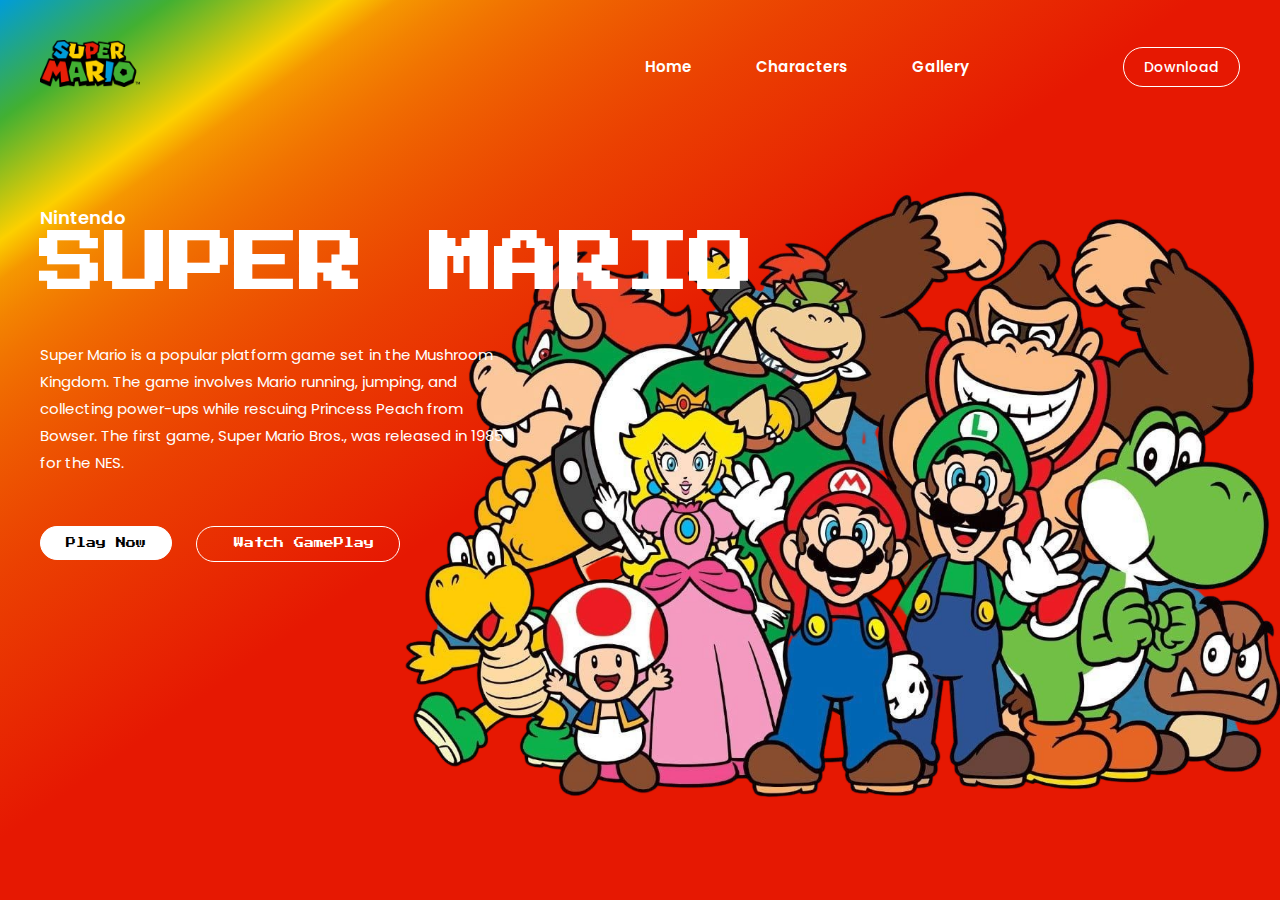
<file: index.html>
<!DOCTYPE html>
<html lang="en">
  <head>
    <meta charset="UTF-8" />
    <meta http-equiv="X-UA-Compatible" content="IE=edge" />
    <meta name="viewport" content="width=device-width, initial-scale=1.0" />
    <link
      rel="stylesheet"
      href="https://cdnjs.cloudflare.com/ajax/libs/font-awesome/6.3.0/css/all.min.css"
      integrity="sha512-SzlrxWUlpfuzQ+pcUCosxcglQRNAq/DZjVsC0lE40xsADsfeQoEypE+enwcOiGjk/bSuGGKHEyjSoQ1zVisanQ=="
      crossorigin="anonymous"
      referrerpolicy="no-referrer"
    />
    <link rel="stylesheet" href="style.css" />
    <link rel="image icon" href="logo.png">
    <title>Super Mario | Home</title>
  </head>
  <body>
    <section class="hero background-main">
      <div class="main-width">
        <header>
          <div class="logo">
            <img src="logo.png" alt="" />
          </div>
          <nav>
            <ul>
              <li><a href="index.html">Home</a></li>
              <li><a href="characters.html">Characters</a></li>
              <li><a href="gallery.html">Gallery</a></li>
              <li class="btn">
                <a
                  href="https://www.filehorse.com/download-old-super-mario-bros/"
                  target="_blank"
                  ><i class="fa-solid fa-download"></i> Download</a
                >
              </li>
            </ul>
          </nav>
        </header>
        <div class="content">
          <div class="main-text">
            <h3>Nintendo</h3>
            <h1>SUPER MARIO</h1>
            <p>
              Super Mario is a popular platform game set in the Mushroom
              Kingdom. The game involves Mario running, jumping, and collecting
              power-ups while rescuing Princess Peach from Bowser. The first
              game, Super Mario Bros., was released in 1985 for the NES.
            </p>
            <a href="https://supermario-game.com/" target="_blank">Play Now</a>
            <a
              href="https://www.youtube.com/watch?v=rLl9XBg7wSs"
              target="_blank"
              class="cta"
              ><i class="fa-solid fa-play"></i>Watch GamePlay</a
            >
          </div>
          <div class="main-footer">
            <a href="https://www.facebook.com/SuperMarioEN/" target="_blank"><i class="fa-brands fa-facebook"></i></a>
            <a href="https://www.instagram.com/supermariomovie/?hl=en" target="_blank"><i class="fa-brands fa-instagram"></i></a>
            <a href="https://twitter.com/supermariomovie" target="_blank"><i class="fa-brands fa-twitter"></i></a>
            <a href="#"><i class="fa-solid fa-gamepad"></i></a>
          </div>
          <div class="image">
            <img src="main2.png" alt="" />
          </div>
        </div>
      </div>
    </section>
  </body>
</html>
</file>
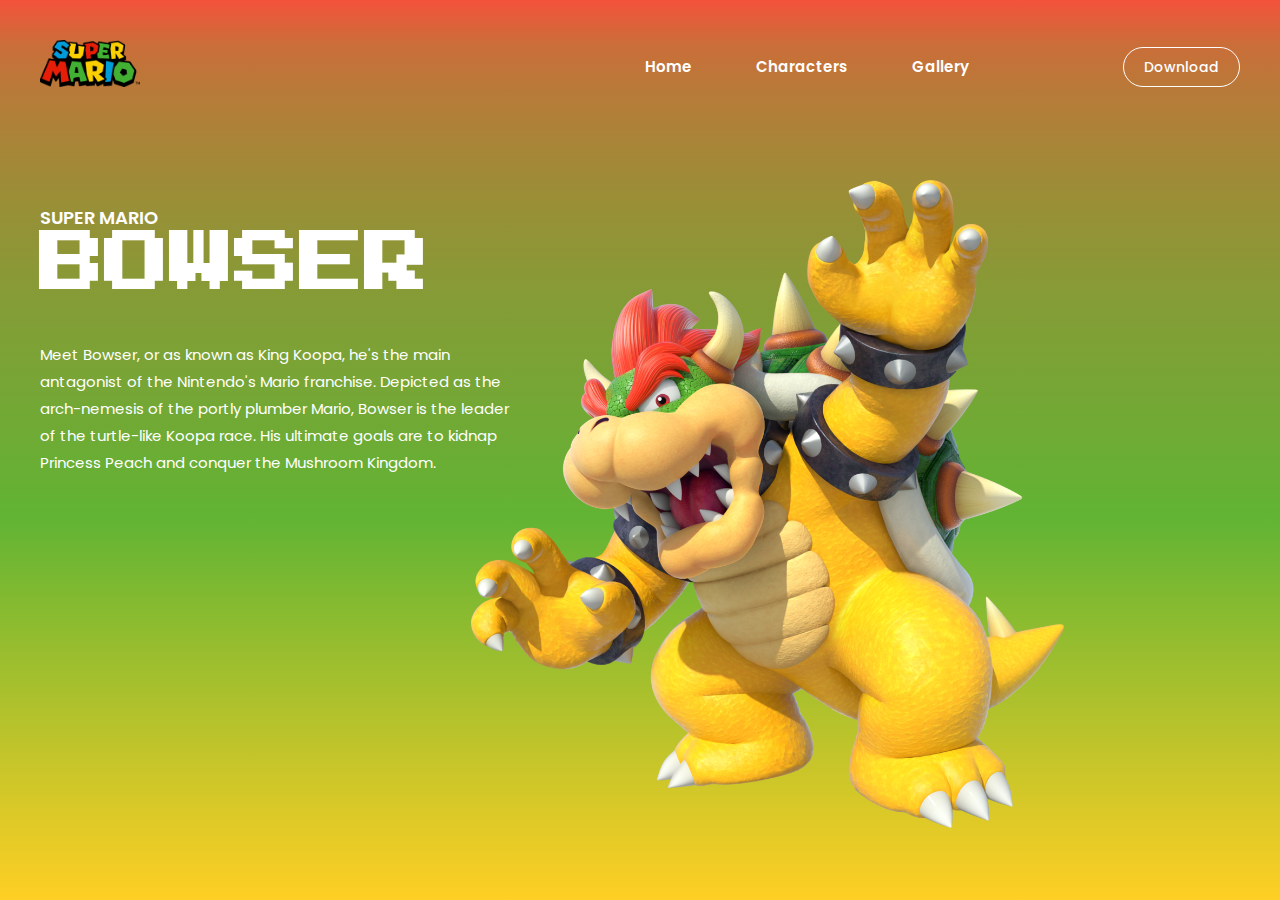
<file: bowser.html>
<!DOCTYPE html>
<html lang="en">
  <head>
    <meta charset="UTF-8" />
    <meta http-equiv="X-UA-Compatible" content="IE=edge" />
    <meta name="viewport" content="width=device-width, initial-scale=1.0" />
    <link
      rel="stylesheet"
      href="https://cdnjs.cloudflare.com/ajax/libs/font-awesome/6.3.0/css/all.min.css"
      integrity="sha512-SzlrxWUlpfuzQ+pcUCosxcglQRNAq/DZjVsC0lE40xsADsfeQoEypE+enwcOiGjk/bSuGGKHEyjSoQ1zVisanQ=="
      crossorigin="anonymous"
      referrerpolicy="no-referrer"
    />
    <link rel="stylesheet" href="style char.css" />
    <link rel="image icon" href="logo.png" />
    <title>Characters | Bowser</title>
  </head>
  <body>
    <section class="hero background-bowser">
      <div class="main-width">
        <header>
          <div class="logo">
            <img src="logo.png" alt="" />
          </div>
          <nav>
            <ul>
              <li><a href="index.html">Home</a></li>
              <li><a href="characters.html">Characters</a></li>
              <li><a href="gallery.html">Gallery</a></li>
              <li class="btn">
                <a
                  href="https://www.filehorse.com/download-old-super-mario-bros/"
                  target="_blank"
                  ><i class="fa-solid fa-download"></i> Download</a
                >
              </li>
            </ul>
          </nav>
        </header>
        <div class="content">
          <div class="main-text">
            <h3>SUPER MARIO</h3>
            <h1>BOWSER</h1>
            <p>
              Meet Bowser, or as known as King Koopa, he's the main antagonist
              of the Nintendo's Mario franchise. Depicted as the arch-nemesis of
              the portly plumber Mario, Bowser is the leader of the turtle-like
              Koopa race. His ultimate goals are to kidnap Princess Peach and
              conquer the Mushroom Kingdom.
            </p>
            <!-- <a href="https://supermario-game.com/" target="_blank">Play Now</a>
            <a
              href="https://www.youtube.com/watch?v=rLl9XBg7wSs"
              target="_blank"
              class="cta"
              ><i class="fa-solid fa-play"></i>Watch GamePlay</a
            > -->
          </div>
          <div class="footer">
            <a href="https://www.facebook.com/SuperMarioEN/" target="_blank"
              ><i class="fa-brands fa-facebook"></i
            ></a>
            <a
              href="https://www.instagram.com/supermariomovie/?hl=en"
              target="_blank"
              ><i class="fa-brands fa-instagram"></i
            ></a>
            <a href="https://twitter.com/supermariomovie" target="_blank"
              ><i class="fa-brands fa-twitter"></i
            ></a>
            <a href="#"><i class="fa-solid fa-gamepad"></i></a>
          </div>
          <div class="image">
            <img src="bowser.png" alt="" />
          </div>
        </div>
      </div>
    </section>
  </body>
</html>
</file>
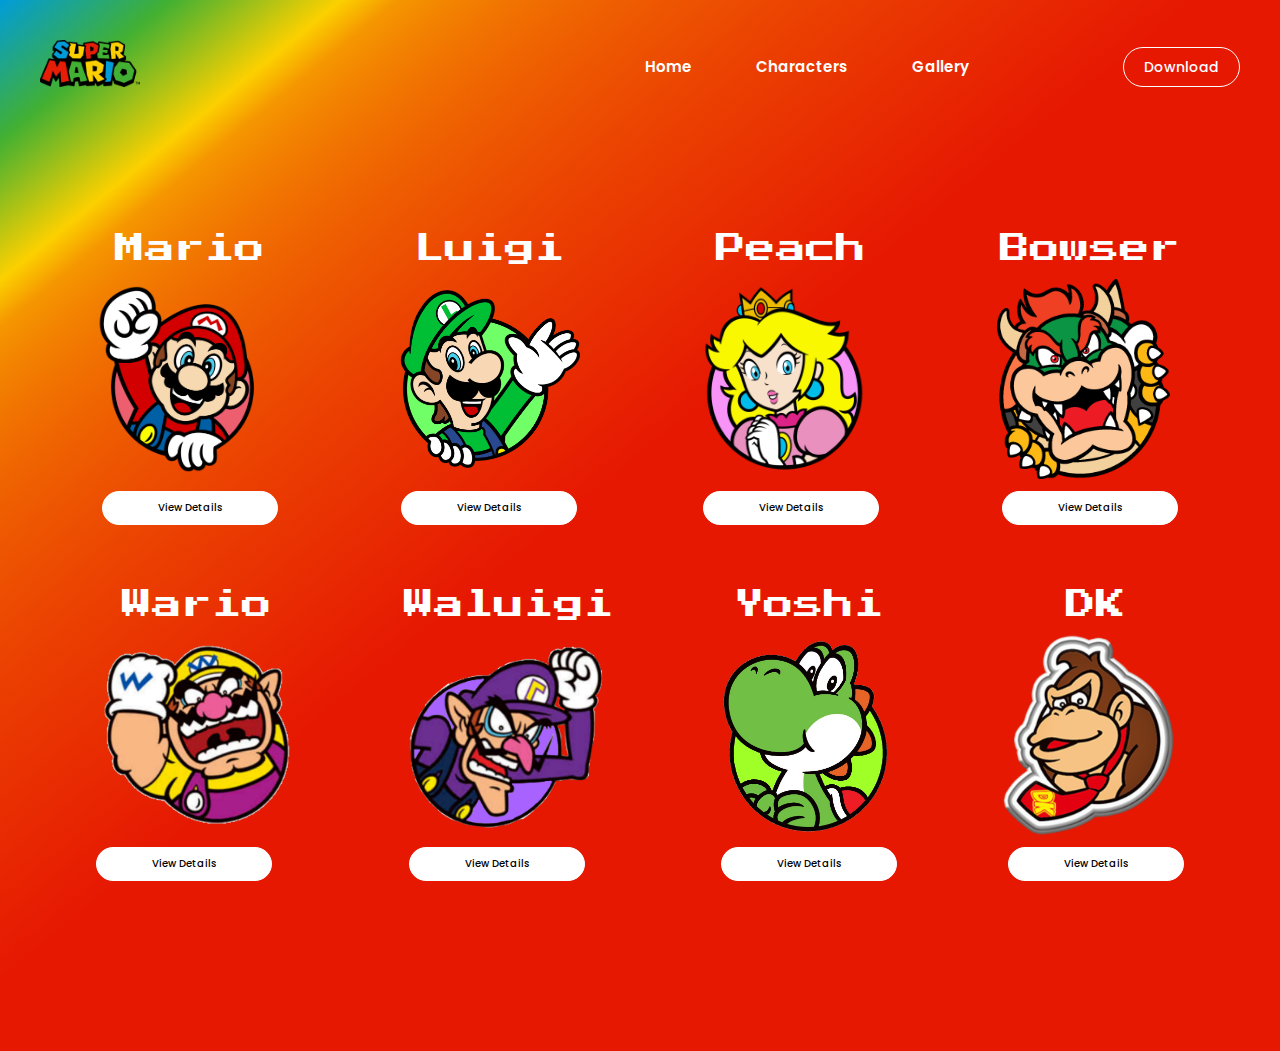
<file: characters.html>
<!DOCTYPE html>
<html lang="en">
  <head>
    <meta charset="UTF-8" />
    <meta http-equiv="X-UA-Compatible" content="IE=edge" />
    <meta name="viewport" content="width=device-width, initial-scale=1.0" />
    <link
      rel="stylesheet"
      href="https://cdnjs.cloudflare.com/ajax/libs/font-awesome/6.3.0/css/all.min.css"
      integrity="sha512-SzlrxWUlpfuzQ+pcUCosxcglQRNAq/DZjVsC0lE40xsADsfeQoEypE+enwcOiGjk/bSuGGKHEyjSoQ1zVisanQ=="
      crossorigin="anonymous"
      referrerpolicy="no-referrer"
    />
    <link rel="stylesheet" href="style.css" />
    <link rel="image icon" href="logo.png" />
    <title>Super Mario | Characters</title>
  </head>
  <body>
    <section class="hero background-main">
      <div class="main-width">
        <header>
          <div class="logo">
            <img src="logo.png" alt="" />
          </div>
          <nav>
            <ul>
              <li><a href="index.html">Home</a></li>
              <li><a href="characters.html">Characters</a></li>
              <li><a href="gallery.html">Gallery</a></li>
              <li class="btn">
                <a
                  href="https://www.filehorse.com/download-old-super-mario-bros/"
                  target="_blank"
                  ><i class="fa-solid fa-download"></i> Download</a
                >
              </li>
            </ul>
          </nav>
        </header>
        <div class="content">
          <div class="char-items">
            <div class="char-item">
              <span class="char-item-title">Mario</span>
              <img class="char-item-image" src="mario logo (2).png" alt="" />
              <div class="char-item-details">
                <a class="button-char" href="Mario.html">View Details</a>
              </div>
            </div>
            <div class="char-item">
              <span class="char-item-title">Luigi</span>
              <img class="char-item-image" src="luigi logo.png" alt="" />
              <div class="char-item-details">
                <a class="button-char" href="luigi.html">View Details</a>
              </div>
            </div>
            <div class="char-item">
              <span class="char-item-title">Peach</span>
              <img class="char-item-image" src="peach logo.png" alt="" />
              <div class="char-item-details">
                <a class="button-char" href="peach.html">View Details</a>
              </div>
            </div>
            <div class="char-item">
              <span class="char-item-title">Bowser</span>
              <img class="char-item-image" src="bowser logo.png" alt="" />
              <div class="char-item-details">
                <a class="button-char" href="bowser.html">View Details</a>
              </div>
            </div>
            <div class="char-item">
                <span class="char-item-title">Wario</span>
                <img class="char-item-image" src="wario logo.png" alt="" />
                <div class="char-item-details">
                  <a class="button-char" href="wario.html">View Details</a>
                </div>
            </div>
            <div class="char-item">
                <span class="char-item-title">Waluigi</span>
                <img class="char-item-image" src="waluigi logo.png" alt="" />
                <div class="char-item-details">
                  <a class="button-char" href="waluigi.html">View Details</a>
                </div>
            </div>
            <div class="char-item">
                <span class="char-item-title">Yoshi</span>
                <img class="char-item-image" src="yoshi logo.png" alt="" />
                <div class="char-item-details">
                  <a class="button-char" href="yoshi.html">View Details</a>
                </div>
            </div>
            <div class="char-item">
                <span class="char-item-title">DK</span>
                <img class="char-item-image" src="donkey kong logo.png" alt="" />
                <div class="char-item-details">
                  <a class="button-char" href="kong.html">View Details</a>
                </div>
            </div>
          </div>
          <div class="main-footer">
            <a href="https://www.facebook.com/SuperMarioEN/" target="_blank"
              ><i class="fa-brands fa-facebook"></i
            ></a>
            <a
              href="https://www.instagram.com/supermariomovie/?hl=en"
              target="_blank"
              ><i class="fa-brands fa-instagram"></i
            ></a>
            <a href="https://twitter.com/supermariomovie" target="_blank"
              ><i class="fa-brands fa-twitter"></i
            ></a>
            <a href="#"><i class="fa-solid fa-gamepad"></i></a>
          </div>
        </div>
      </div>
    </section>
  </body>
</html>
</file>
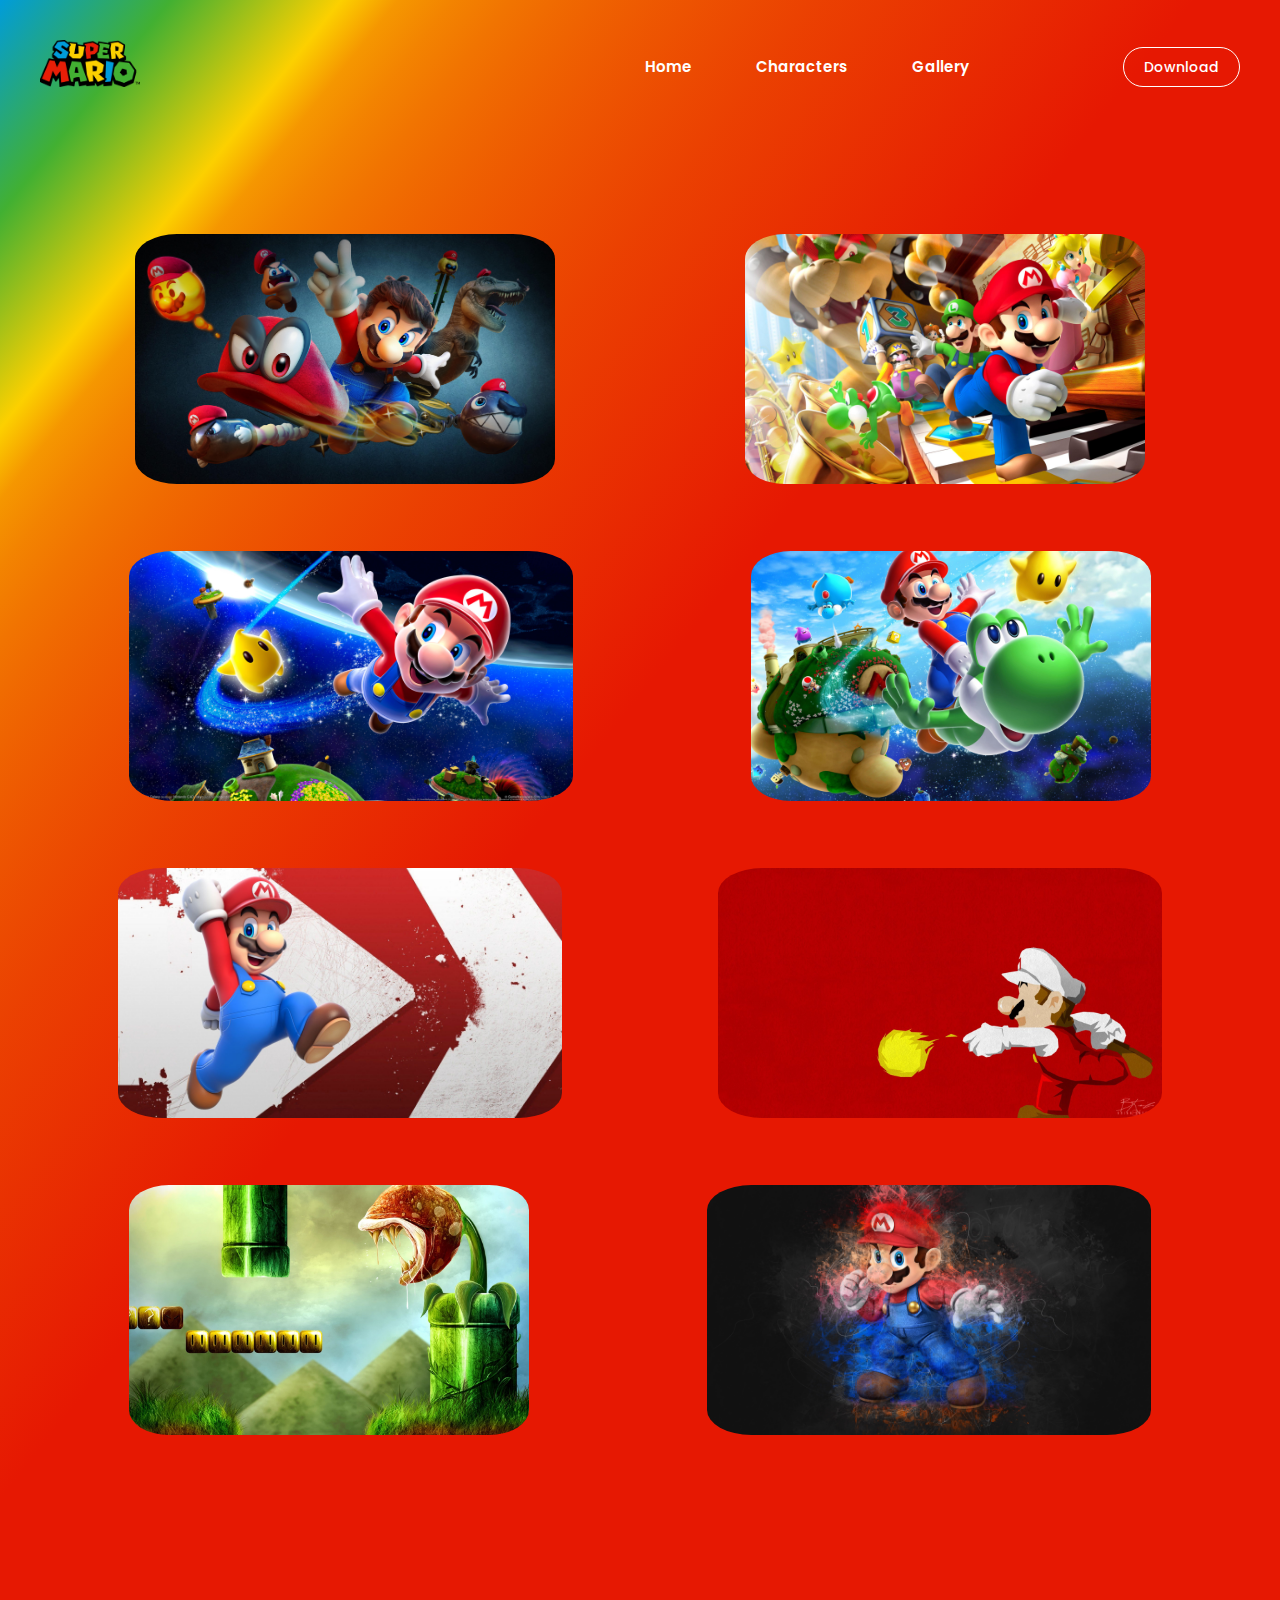
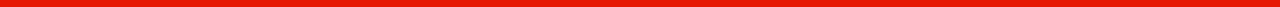
<file: gallery.html>
<!DOCTYPE html>
<html lang="en">
  <head>
    <meta charset="UTF-8" />
    <meta http-equiv="X-UA-Compatible" content="IE=edge" />
    <meta name="viewport" content="width=device-width, initial-scale=1.0" />
    <link
      rel="stylesheet"
      href="https://cdnjs.cloudflare.com/ajax/libs/font-awesome/6.3.0/css/all.min.css"
      integrity="sha512-SzlrxWUlpfuzQ+pcUCosxcglQRNAq/DZjVsC0lE40xsADsfeQoEypE+enwcOiGjk/bSuGGKHEyjSoQ1zVisanQ=="
      crossorigin="anonymous"
      referrerpolicy="no-referrer"
    />
    <link rel="stylesheet" href="style.css" />
    <link rel="image icon" href="logo.png" />
    <title>Super Mario | Gallery</title>
  </head>
  <body>
    <section class="hero background-main">
      <div class="main-width">
        <header>
          <div class="logo">
            <img src="logo.png" alt="" />
          </div>
          <nav>
            <ul>
              <li><a href="index.html">Home</a></li>
              <li><a href="characters.html">Characters</a></li>
              <li><a href="gallery.html">Gallery</a></li>
              <li class="btn">
                <a
                  href="https://www.filehorse.com/download-old-super-mario-bros/"
                  target="_blank"
                  ><i class="fa-solid fa-download"></i> Download</a
                >
              </li>
            </ul>
          </nav>
        </header>
        <div class="content">
          <div class="char-items">
            <div class="char-item">
                <img class="gallery-image" src="1.jpg" alt="" />
            </div>
            <div class="char-item">
                <img class="gallery-image" src="2.jpg" alt="" />
            </div>
            <div class="char-item">
                <img class="gallery-image" src="3.jpg" alt="" />
            </div>
            <div class="char-item">
                <img class="gallery-image" src="4.jpg" alt="" />
            </div>
            <div class="char-item">
                <img class="gallery-image" src="5.jpg" alt="" />
            </div>
            <div class="char-item">
                <img class="gallery-image" src="6.jpg" alt="" />
            </div>
            <div class="char-item">
                <img class="gallery-image" src="7.jpg" alt="" />
            </div>
            <div class="char-item">
                <img class="gallery-image" src="8.jpg" alt="" />
            </div>
          </div>
          <div class="main-footer">
            <a href="https://www.facebook.com/SuperMarioEN/" target="_blank"
              ><i class="fa-brands fa-facebook"></i
            ></a>
            <a
              href="https://www.instagram.com/supermariomovie/?hl=en"
              target="_blank"
              ><i class="fa-brands fa-instagram"></i
            ></a>
            <a href="https://twitter.com/supermariomovie" target="_blank"
              ><i class="fa-brands fa-twitter"></i
            ></a>
            <a href="#"><i class="fa-solid fa-gamepad"></i></a>
          </div>
        </div>
      </div>
    </section>
  </body>
</html>
</file>
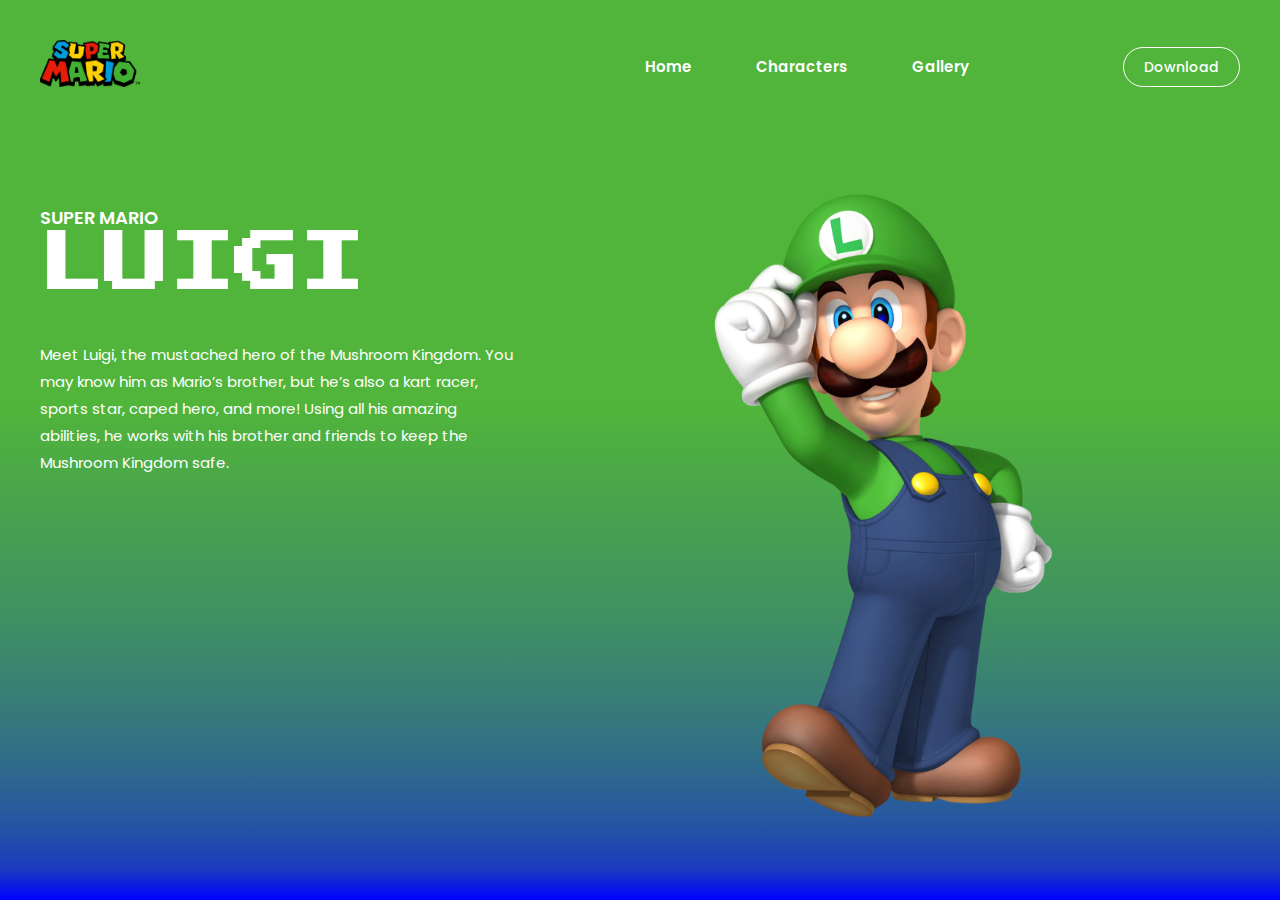
<file: luigi.html>
<!DOCTYPE html>
<html lang="en">
  <head>
    <meta charset="UTF-8" />
    <meta http-equiv="X-UA-Compatible" content="IE=edge" />
    <meta name="viewport" content="width=device-width, initial-scale=1.0" />
    <link
      rel="stylesheet"
      href="https://cdnjs.cloudflare.com/ajax/libs/font-awesome/6.3.0/css/all.min.css"
      integrity="sha512-SzlrxWUlpfuzQ+pcUCosxcglQRNAq/DZjVsC0lE40xsADsfeQoEypE+enwcOiGjk/bSuGGKHEyjSoQ1zVisanQ=="
      crossorigin="anonymous"
      referrerpolicy="no-referrer"
    />
    <link rel="stylesheet" href="style char.css" />
    <link rel="image icon" href="logo.png" />
    <title>Characters | Luigi</title>
  </head>
  <body>
    <section class="hero background-luigi">
      <div class="main-width">
        <header>
          <div class="logo">
            <img src="logo.png" alt="" />
          </div>
          <nav>
            <ul>
              <li><a href="index.html">Home</a></li>
              <li><a href="characters.html">Characters</a></li>
              <li><a href="gallery.html">Gallery</a></li>
              <li class="btn">
                <a
                  href="https://www.filehorse.com/download-old-super-mario-bros/"
                  target="_blank"
                  ><i class="fa-solid fa-download"></i> Download</a
                >
              </li>
            </ul>
          </nav>
        </header>
        <div class="content">
          <div class="main-text">
            <h3>SUPER MARIO</h3>
            <h1>LUIGI</h1>
            <p>
              Meet Luigi, the mustached hero of the Mushroom Kingdom. You may
              know him as Mario’s brother, but he’s also a kart racer, sports
              star, caped hero, and more! Using all his amazing abilities, he
              works with his brother and friends to keep the Mushroom Kingdom
              safe.
            </p>
            <!-- <a href="https://supermario-game.com/" target="_blank">Play Now</a>
            <a
              href="https://www.youtube.com/watch?v=rLl9XBg7wSs"
              target="_blank"
              class="cta"
              ><i class="fa-solid fa-play"></i>Watch GamePlay</a
            > -->
          </div>
          <div class="footer">
            <a href="https://www.facebook.com/SuperMarioEN/" target="_blank"
              ><i class="fa-brands fa-facebook"></i
            ></a>
            <a
              href="https://www.instagram.com/supermariomovie/?hl=en"
              target="_blank"
              ><i class="fa-brands fa-instagram"></i
            ></a>
            <a href="https://twitter.com/supermariomovie" target="_blank"
              ><i class="fa-brands fa-twitter"></i
            ></a>
            <a href="#"><i class="fa-solid fa-gamepad"></i></a>
          </div>
          <div class="image">
            <img src="luigi.png" alt="" />
          </div>
        </div>
      </div>
    </section>
  </body>
</html>
</file>
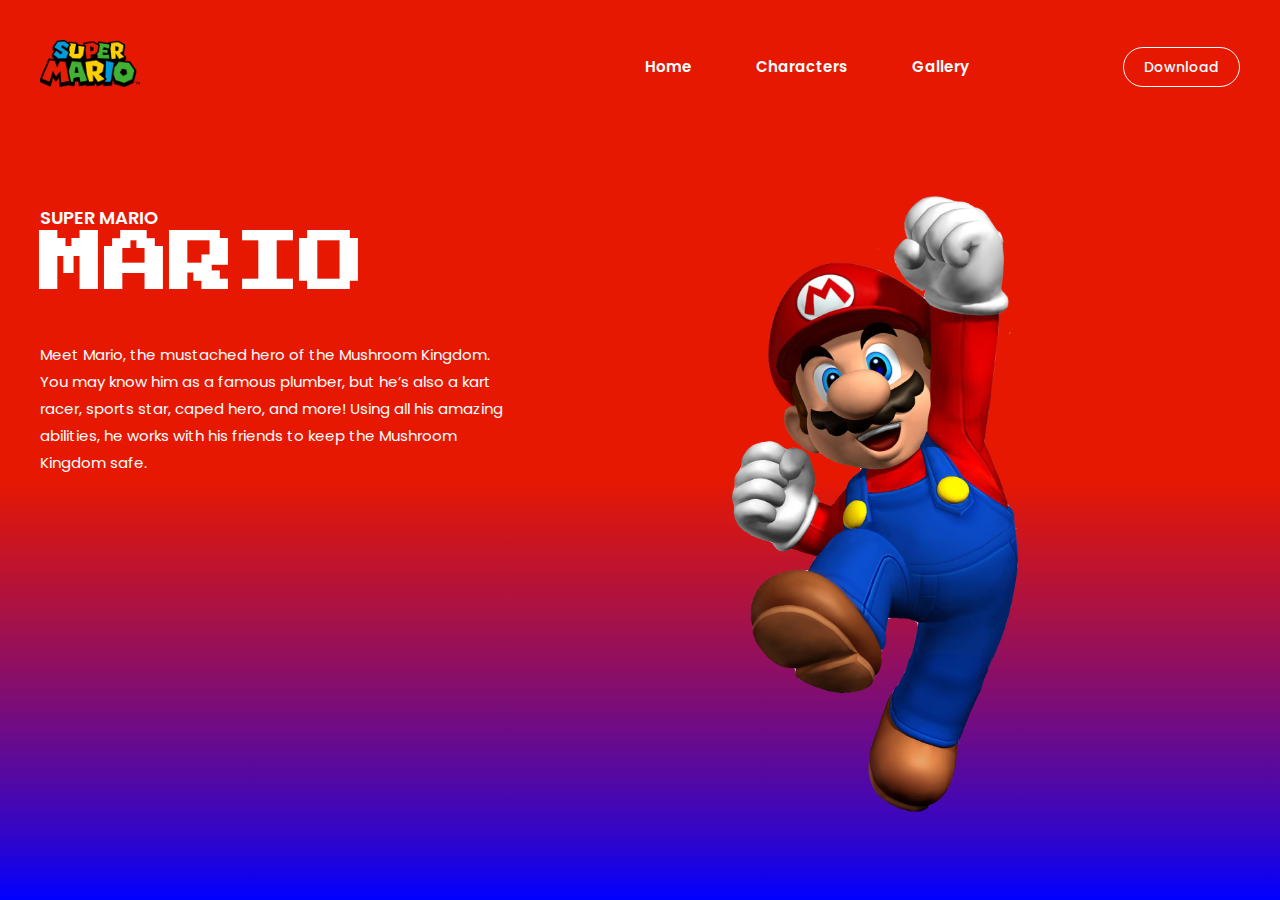
<file: Mario.html>
<!DOCTYPE html>
<html lang="en">
  <head>
    <meta charset="UTF-8" />
    <meta http-equiv="X-UA-Compatible" content="IE=edge" />
    <meta name="viewport" content="width=device-width, initial-scale=1.0" />
    <link
      rel="stylesheet"
      href="https://cdnjs.cloudflare.com/ajax/libs/font-awesome/6.3.0/css/all.min.css"
      integrity="sha512-SzlrxWUlpfuzQ+pcUCosxcglQRNAq/DZjVsC0lE40xsADsfeQoEypE+enwcOiGjk/bSuGGKHEyjSoQ1zVisanQ=="
      crossorigin="anonymous"
      referrerpolicy="no-referrer"
    />
    <link rel="stylesheet" href="style char.css">
    <link rel="image icon" href="logo.png" />
    <title>Characters | Mario</title>
  </head>
  <body>
    <section class="hero background-mario">
      <div class="main-width">
        <header>
          <div class="logo">
            <img src="logo.png" alt="" />
          </div>
          <nav>
            <ul>
              <li><a href="index.html">Home</a></li>
              <li><a href="characters.html">Characters</a></li>
              <li><a href="gallery.html">Gallery</a></li>
              <li class="btn">
                <a
                  href="https://www.filehorse.com/download-old-super-mario-bros/"
                  target="_blank"
                  ><i class="fa-solid fa-download"></i> Download</a
                >
              </li>
            </ul>
          </nav>
        </header>
        <div class="content">
          <div class="main-text">
            <h3>SUPER MARIO</h3>
            <h1>MARIO</h1>
            <p>
              Meet Mario, the mustached hero of the Mushroom Kingdom. You may
              know him as a famous plumber, but he’s also a kart racer, sports
              star, caped hero, and more! Using all his amazing abilities, he
              works with his friends to keep the Mushroom Kingdom safe.
            </p>
            <!-- <a href="https://supermario-game.com/" target="_blank">Play Now</a>
            <a
              href="https://www.youtube.com/watch?v=rLl9XBg7wSs"
              target="_blank"
              class="cta"
              ><i class="fa-solid fa-play"></i>Watch GamePlay</a
            > -->
          </div>
          <div class="footer">
            <a href="https://www.facebook.com/SuperMarioEN/" target="_blank"><i class="fa-brands fa-facebook"></i></a>
            <a href="https://www.instagram.com/supermariomovie/?hl=en" target="_blank"><i class="fa-brands fa-instagram"></i></a>
            <a href="https://twitter.com/supermariomovie" target="_blank"><i class="fa-brands fa-twitter"></i></a>
            <a href="#"><i class="fa-solid fa-gamepad"></i></a>
          </div>
          <div class="image">
            <img src="mario.png" alt="" />
          </div>
        </div>
      </div>
    </section>
  </body>
</html>
</file>
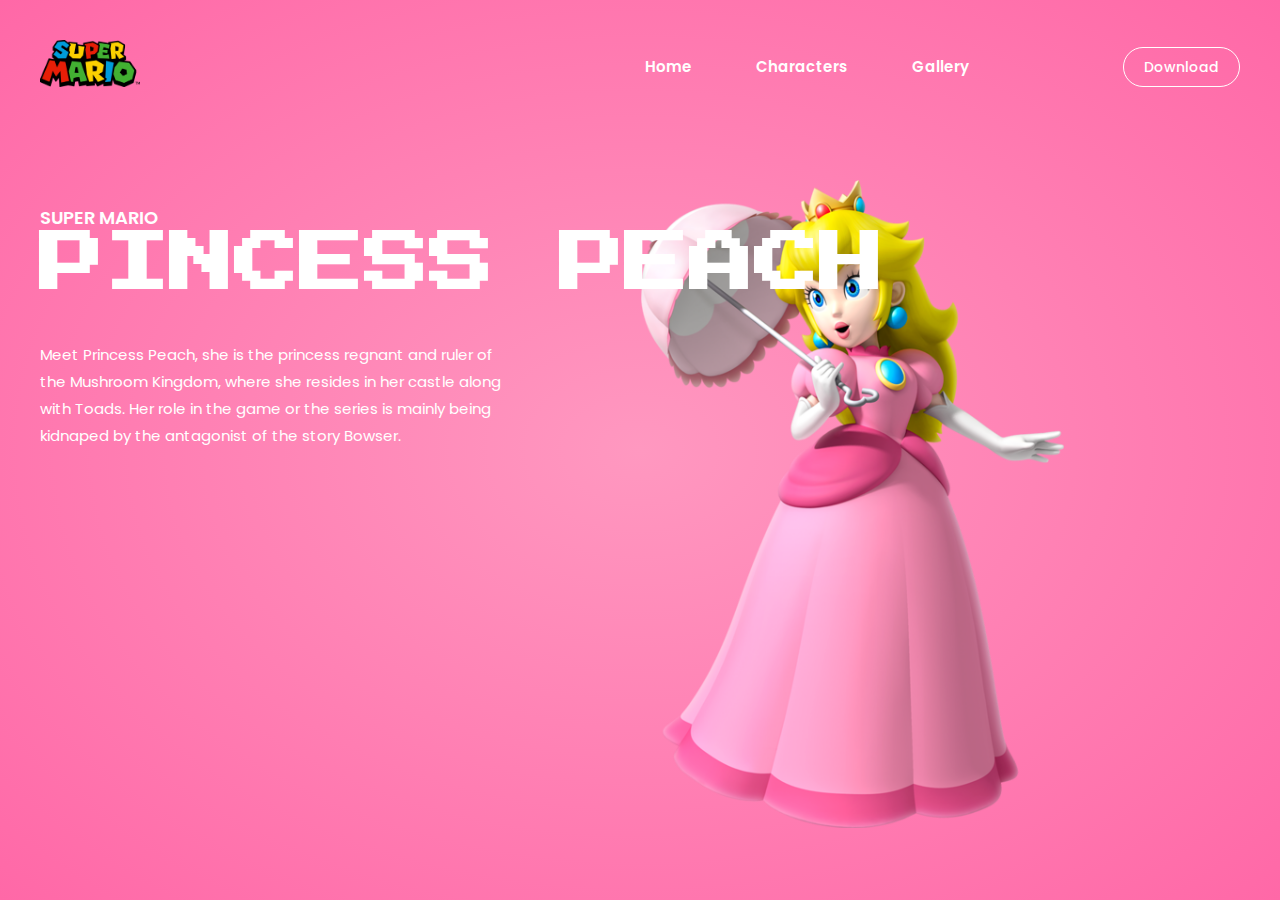
<file: peach.html>
<!DOCTYPE html>
<html lang="en">
  <head>
    <meta charset="UTF-8" />
    <meta http-equiv="X-UA-Compatible" content="IE=edge" />
    <meta name="viewport" content="width=device-width, initial-scale=1.0" />
    <link
      rel="stylesheet"
      href="https://cdnjs.cloudflare.com/ajax/libs/font-awesome/6.3.0/css/all.min.css"
      integrity="sha512-SzlrxWUlpfuzQ+pcUCosxcglQRNAq/DZjVsC0lE40xsADsfeQoEypE+enwcOiGjk/bSuGGKHEyjSoQ1zVisanQ=="
      crossorigin="anonymous"
      referrerpolicy="no-referrer"
    />
    <link rel="stylesheet" href="style char.css" />
    <link rel="image icon" href="logo.png" />
    <title>Characters | Princess Peach</title>
  </head>
  <body>
    <section class="hero background-peach">
      <div class="main-width">
        <header>
          <div class="logo">
            <img src="logo.png" alt="" />
          </div>
          <nav>
            <ul>
              <li><a href="index.html">Home</a></li>
              <li><a href="characters.html">Characters</a></li>
              <li><a href="gallery.html">Gallery</a></li>
              <li class="btn">
                <a
                  href="https://www.filehorse.com/download-old-super-mario-bros/"
                  target="_blank"
                  ><i class="fa-solid fa-download"></i> Download</a
                >
              </li>
            </ul>
          </nav>
        </header>
        <div class="content">
          <div class="main-text">
            <h3>SUPER MARIO</h3>
            <h1>PINCESS PEACH</h1>
            <p>
              Meet Princess Peach, she is the princess regnant and ruler of the
              Mushroom Kingdom, where she resides in her castle along with
              Toads. Her role in the game or the series is mainly being kidnaped
              by the antagonist of the story Bowser.
            </p>
            <!-- <a href="https://supermario-game.com/" target="_blank">Play Now</a>
            <a
              href="https://www.youtube.com/watch?v=rLl9XBg7wSs"
              target="_blank"
              class="cta"
              ><i class="fa-solid fa-play"></i>Watch GamePlay</a
            > -->
          </div>
          <div class="footer">
            <a href="https://www.facebook.com/SuperMarioEN/" target="_blank"
              ><i class="fa-brands fa-facebook"></i
            ></a>
            <a
              href="https://www.instagram.com/supermariomovie/?hl=en"
              target="_blank"
              ><i class="fa-brands fa-instagram"></i
            ></a>
            <a href="https://twitter.com/supermariomovie" target="_blank"
              ><i class="fa-brands fa-twitter"></i
            ></a>
            <a href="#"><i class="fa-solid fa-gamepad"></i></a>
          </div>
          <div class="image">
            <img src="peach1.png" alt="" />
          </div>
        </div>
      </div>
    </section>
  </body>
</html>
</file>
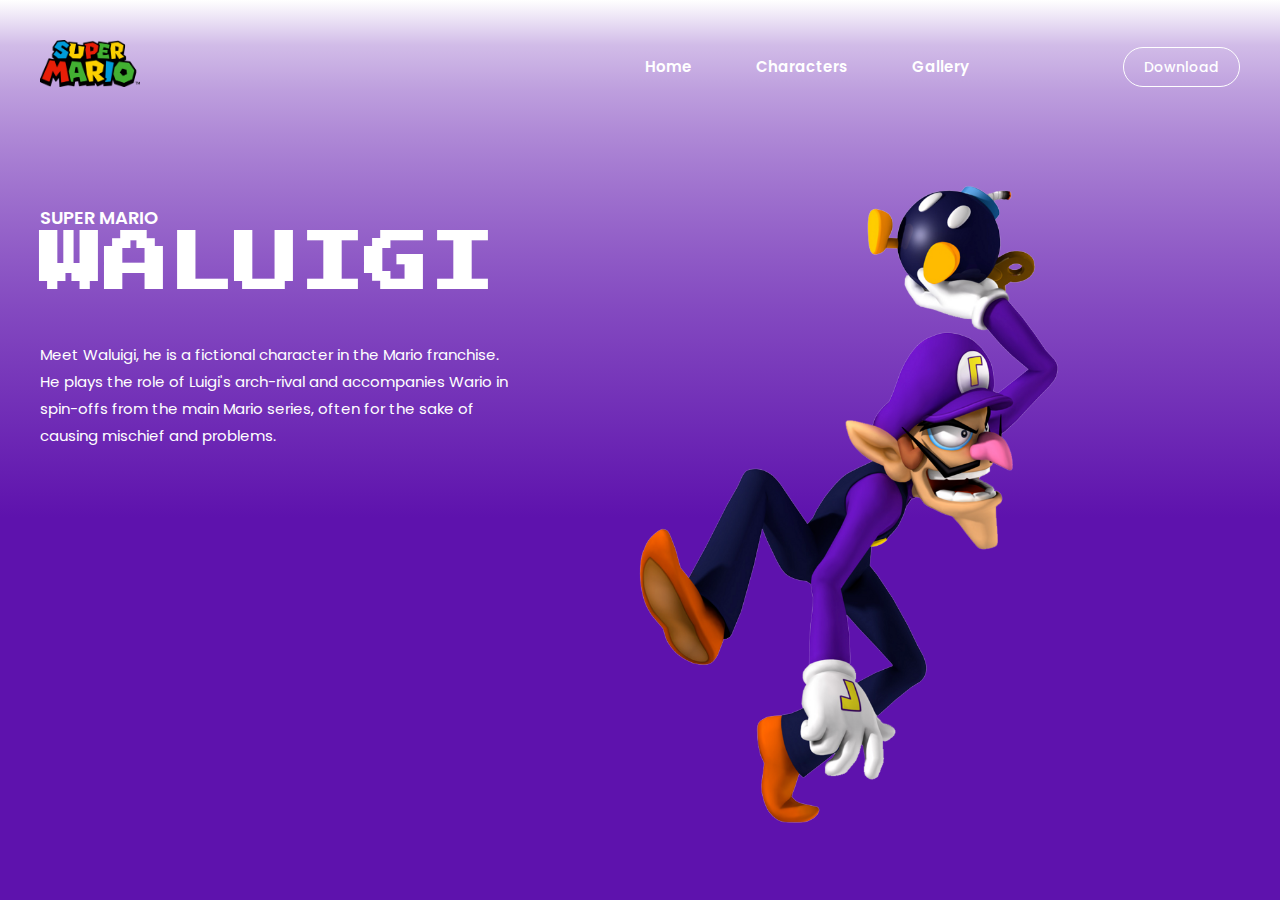
<file: waluigi.html>
<!DOCTYPE html>
<html lang="en">
  <head>
    <meta charset="UTF-8" />
    <meta http-equiv="X-UA-Compatible" content="IE=edge" />
    <meta name="viewport" content="width=device-width, initial-scale=1.0" />
    <link
      rel="stylesheet"
      href="https://cdnjs.cloudflare.com/ajax/libs/font-awesome/6.3.0/css/all.min.css"
      integrity="sha512-SzlrxWUlpfuzQ+pcUCosxcglQRNAq/DZjVsC0lE40xsADsfeQoEypE+enwcOiGjk/bSuGGKHEyjSoQ1zVisanQ=="
      crossorigin="anonymous"
      referrerpolicy="no-referrer"
    />
    <link rel="stylesheet" href="style char.css" />
    <link rel="image icon" href="logo.png" />
    <title>Characters | Waluigi</title>
  </head>
  <body>
    <section class="hero background-waluigi">
      <div class="main-width">
        <header>
          <div class="logo">
            <img src="logo.png" alt="" />
          </div>
          <nav>
            <ul>
              <li><a href="index.html">Home</a></li>
              <li><a href="characters.html">Characters</a></li>
              <li><a href="gallery.html">Gallery</a></li>
              <li class="btn">
                <a
                  href="https://www.filehorse.com/download-old-super-mario-bros/"
                  target="_blank"
                  ><i class="fa-solid fa-download"></i> Download</a
                >
              </li>
            </ul>
          </nav>
        </header>
        <div class="content">
          <div class="main-text">
            <h3>SUPER MARIO</h3>
            <h1>WALUIGI</h1>
            <p>
              Meet Waluigi, he is a fictional character in the Mario franchise.
              He plays the role of Luigi's arch-rival and accompanies Wario in
              spin-offs from the main Mario series, often for the sake of
              causing mischief and problems.
            </p>
            <!-- <a href="https://supermario-game.com/" target="_blank">Play Now</a>
            <a
              href="https://www.youtube.com/watch?v=rLl9XBg7wSs"
              target="_blank"
              class="cta"
              ><i class="fa-solid fa-play"></i>Watch GamePlay</a
            > -->
          </div>
          <div class="footer">
            <a href="https://www.facebook.com/SuperMarioEN/" target="_blank"
              ><i class="fa-brands fa-facebook"></i
            ></a>
            <a
              href="https://www.instagram.com/supermariomovie/?hl=en"
              target="_blank"
              ><i class="fa-brands fa-instagram"></i
            ></a>
            <a href="https://twitter.com/supermariomovie" target="_blank"
              ><i class="fa-brands fa-twitter"></i
            ></a>
            <a href="#"><i class="fa-solid fa-gamepad"></i></a>
          </div>
          <div class="image">
            <img src="waluigi.png" alt="" />
          </div>
        </div>
      </div>
    </section>
  </body>
</html>
</file>
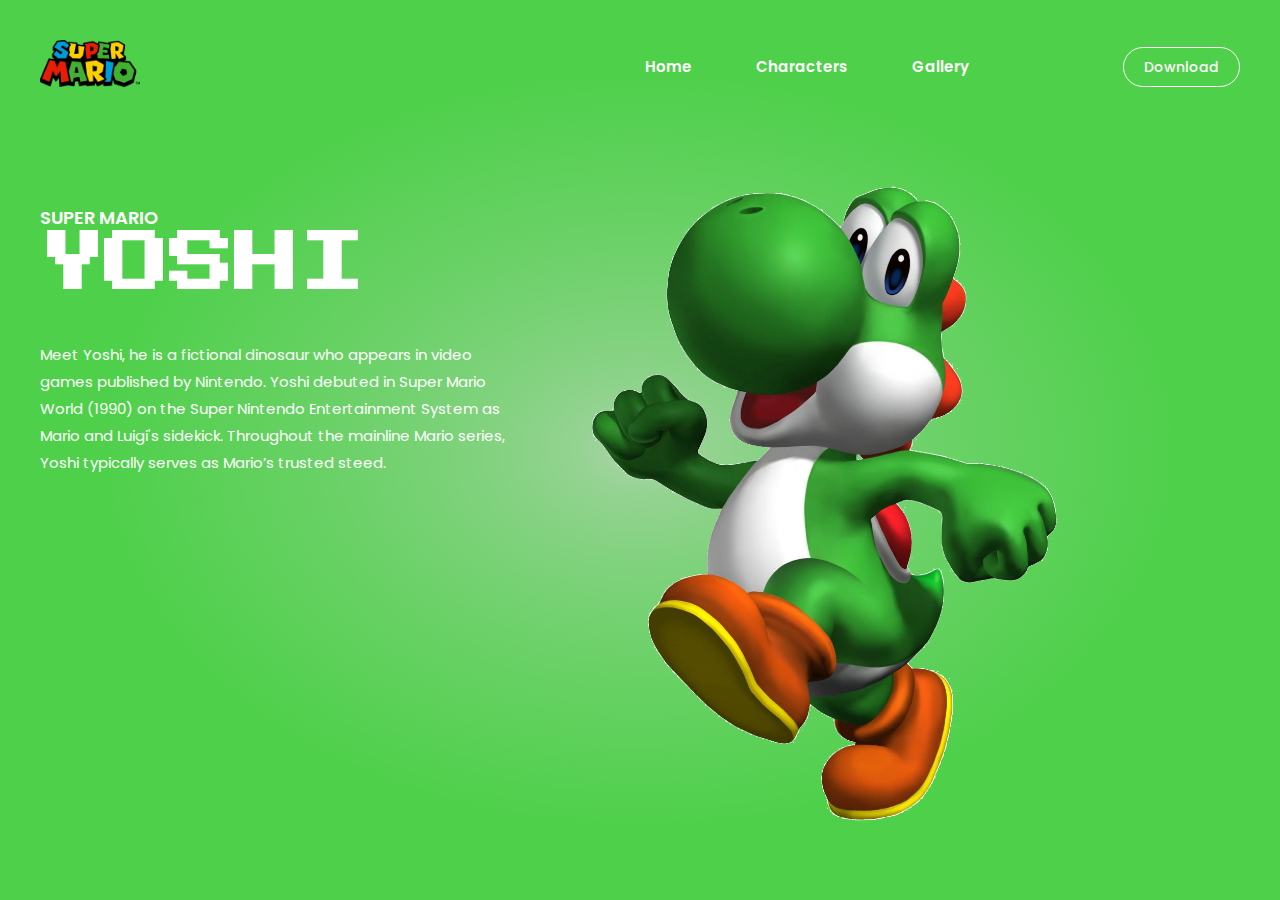
<file: yoshi.html>
<!DOCTYPE html>
<html lang="en">
  <head>
    <meta charset="UTF-8" />
    <meta http-equiv="X-UA-Compatible" content="IE=edge" />
    <meta name="viewport" content="width=device-width, initial-scale=1.0" />
    <link
      rel="stylesheet"
      href="https://cdnjs.cloudflare.com/ajax/libs/font-awesome/6.3.0/css/all.min.css"
      integrity="sha512-SzlrxWUlpfuzQ+pcUCosxcglQRNAq/DZjVsC0lE40xsADsfeQoEypE+enwcOiGjk/bSuGGKHEyjSoQ1zVisanQ=="
      crossorigin="anonymous"
      referrerpolicy="no-referrer"
    />
    <link rel="stylesheet" href="style char.css" />
    <link rel="image icon" href="logo.png" />
    <title>Characters | Yoshi</title>
  </head>
  <body>
    <section class="hero background-yoshi">
      <div class="main-width">
        <header>
          <div class="logo">
            <img src="logo.png" alt="" />
          </div>
          <nav>
            <ul>
              <li><a href="index.html">Home</a></li>
              <li><a href="characters.html">Characters</a></li>
              <li><a href="gallery.html">Gallery</a></li>
              <li class="btn">
                <a
                  href="https://www.filehorse.com/download-old-super-mario-bros/"
                  target="_blank"
                  ><i class="fa-solid fa-download"></i> Download</a
                >
              </li>
            </ul>
          </nav>
        </header>
        <div class="content">
          <div class="main-text">
            <h3>SUPER MARIO</h3>
            <h1>YOSHI</h1>
            <p>
              Meet Yoshi, he is a fictional dinosaur who appears in video games
              published by Nintendo. Yoshi debuted in Super Mario World (1990)
              on the Super Nintendo Entertainment System as Mario and Luigi's
              sidekick. Throughout the mainline Mario series, Yoshi typically
              serves as Mario’s trusted steed.
            </p>
            <!-- <a href="https://supermario-game.com/" target="_blank">Play Now</a>
            <a
              href="https://www.youtube.com/watch?v=rLl9XBg7wSs"
              target="_blank"
              class="cta"
              ><i class="fa-solid fa-play"></i>Watch GamePlay</a
            > -->
          </div>
          <div class="footer">
            <a href="https://www.facebook.com/SuperMarioEN/" target="_blank"
              ><i class="fa-brands fa-facebook"></i
            ></a>
            <a
              href="https://www.instagram.com/supermariomovie/?hl=en"
              target="_blank"
              ><i class="fa-brands fa-instagram"></i
            ></a>
            <a href="https://twitter.com/supermariomovie" target="_blank"
              ><i class="fa-brands fa-twitter"></i
            ></a>
            <a href="#"><i class="fa-solid fa-gamepad"></i></a>
          </div>
          <div class="image">
            <img src="yoshi.png" alt="" />
          </div>
        </div>
      </div>
    </section>
  </body>
</html>
</file>
<file: style.css>
@import url('https://fonts.googleapis.com/css2?family=Permanent+Marker&family=Poppins:ital,wght@0,100;0,200;0,300;0,400;0,500;0,600;0,700;0,800;0,900;1,100;1,200;1,300;1,400;1,500;1,600;1,700;1,800;1,900&display=swap');
@import url('https://fonts.googleapis.com/css2?family=Bangers&family=Lobster&family=Luckiest+Guy&family=Major+Mono+Display&family=Press+Start+2P&display=swap');
*{
    padding: 0;
    margin: 0;
    box-sizing: border-box;
    font-family: 'Poppins',sans-serif;
}
@media only screen and (max-width: 600px)
{
    html,body{
        overflow-x: hidden;
        background: linear-gradient(to bottom right,#009cda,#42b032,#fcd000,20%,#e61802,#e61802,#e61802);
        background-size:cover;
        background-repeat: no-repeat;
    }
    .main-width{
        width: 1200px;
        max-width: 95%;
        margin: 0 auto;
    }
    /* .background-main{
        
    } */
    .hero{
        height: 100%;
        width: 100%;
        min-height: 100vh;
        position: relative;
    }
    .hero header .logo img{
        height: auto;
        width: 70px;
    }
    .hero header{
        display: flex;
        align-items: center;
        justify-content: space-between;
        padding: 40px 0 30px;
    }
    nav ul li{
        list-style: none;
        display: inline-block;
    }
    nav ul li a{
        text-decoration: none;
        color: white;
        margin-right: 30px;
        font-size: 14px;
        font-weight: 600;
        border-bottom: 2px solid transparent;
        transition: .4s;
    }
    nav ul li:not(:last-child) a:hover,
    nav ul li:not(:last-child) a:focus{
        border-bottom: 2px solid white;
    }
    nav ul li.active a{
        border-bottom: 2px solid white;
    }
    nav ul li.btn a{
        background: transparent;
        color: white;
        border: 1px solid white;
        padding: 7px 15px;
        border-radius: 30px;
        line-height: 1.4;
        font-size: 12px;
        font-weight: 500;
        margin-left: 10px;
        display: none;
    }
    nav ul li.btn:hover a{
        border: 1px solid white;
        color: black;
        background: white;
        transition: .4s;
    }
    .content{
        padding-top: 80px;
    }
    .main-text{
        text-align: center;
    }
    .content .main-text{
        position: relative;
        z-index: 2;
        margin-bottom: 50px;
    }
    .content .main-text h1{
        font-size: 35px;
        line-height: 1;
        color: white;
        margin: 0px 0px 25px;
        font-family: 'Press Start 2P', cursive;
        text-align: center;
    }
    .content .main-text h3{
        font-size: 15px;
        font-weight: 600;
        color: white;
        text-align: center;
    }
    .content .main-text p{
        color: white;
        line-height: 1.8;
        font-size: 12px;
        margin-bottom: 300px;
        text-align: center;
    }
    .content .main-text a {
        display: inline-block;
        text-decoration: none;
        color: black;
        background: white;
        border: 1px solid white;
        padding: 8px 10px;
        line-height: 1.4;
        border-radius: 30px;
        font-size: 8px;
        font-weight: 500;
        font-family: 'Press Start 2P', cursive;
        text-align: center;
    }
    .content .main-text a:hover{
        transform: scale(1.2);
        border: 1px solid #ffffff;
        background: transparent;
        color: white;
        transition: .4s;
    }
    .content .main-text a.cta{
        border: 1px solid #ffffff;
        color: white;
        background: transparent;
        margin-left: 20px;
    }
    .content .main-text a.cta i{
        margin-right: 12px;
    }
    .content .main-text a.cta:hover{
        color: black;
        background: white;
        border: 1px solid white;
        transition: .4s;
    }
    .content .main-footer{
        position: relative;
        z-index: 2;
        margin-top: 100px;
        padding-bottom: 4px;
        text-align: center;
    }
    .content .main-footer a{
        display: inline-block;
        color: #ffffff;
        margin-right: 25px;
        font-size: 24px;
    }
    .content .main-footer a:hover{
        transform: scale(1.2);
        transition: .4s;
        color: white;
    }
    
    .image{
        position: absolute;
        width: 80%;
        height: 80%;
        bottom: 0;
        padding-top: 250px;
        margin-left: 8px;
        margin-right: 8px;
        /* right: 0;
        left: 0; */
        /* margin-top: 50px; */
        /* margin-bottom: 500px; */
        text-align: center;
    }
    .image img{
        height: auto;
        width: 350px;
        text-align: center;
    }
    
    .char-item{
        margin: 30px;
        text-align: center;
    }
    .char-item-title{
        display: block;
        width: 100%;
        text-align: center;
        margin-bottom: 15px;
        font-size: 30px;
        color: white;
        font-family: 'Press Start 2P', cursive;
        text-align: center;
    }
    .char-item-image{
        height: 200px;
        text-align: center;
    }
    .char-item-details{
        display: flex;
        align-items: center;
        padding: 5px;
    }
    .char-items{
        display: flex;
        flex-wrap: wrap;
        justify-content: space-around;
    }
    .button-char{
        display: inline-block;
        text-decoration: none;
        color: black;
        background: white;
        border: 1px solid white;
        padding: 9px 55px;
        line-height: 1.4;
        border-radius: 30px;
        font-size: 10px;
        font-weight: 500;
        text-align: center;
    }
    .button-char:hover{
        transform: scale(1.2);
        border: 1px solid #ffffff;
        background: transparent;
        color: white;
        transition: .4s;
    }
    .gallery-image{
        height: 180px;
        border-radius: 10%;
    }
}
@media screen and (min-width: 600px)
{
    body{
        overflow-x: hidden;
    }
    .main-width{
        width: 1200px;
        max-width: 95%;
        margin: 0 auto;
    }
    .background-main{
        background: linear-gradient(to bottom right,#009cda,#42b032,#fcd000,20%,#e61802,#e61802,#e61802);
    }
    .hero{
        height: 100%;
        width: 100%;
        min-height: 100vh;
        position: relative;
    }
    .hero header .logo img{
        height: auto;
        width: 100px;
    }
    .hero header{
        display: flex;
        align-items: center;
        justify-content: space-between;
        padding: 40px 0 30px;
    }
    nav ul li{
        list-style: none;
        display: inline-block;
    }
    nav ul li a{
        text-decoration: none;
        color: white;
        margin-left: 60px;
        font-size: 15px;
        font-weight: 600;
        border-bottom: 2px solid transparent;
        transition: .4s;
    }
    nav ul li:not(:last-child) a:hover,
    nav ul li:not(:last-child) a:focus{
        border-bottom: 2px solid white;
    }
    nav ul li.active a{
        border-bottom: 2px solid white;
    }
    nav ul li.btn a{
        background: transparent;
        color: white;
        border: 1px solid white;
        padding: 9px 20px;
        border-radius: 30px;
        line-height: 1.4;
        font-size: 14px;
        font-weight: 500;
        margin-left: 150px;
    }
    nav ul li.btn:hover a{
        border: 1px solid white;
        color: black;
        background: white;
        transition: .4s;
    }
    .content{
        padding-top: 80px;
    }
    .content .main-text{
        position: relative;
        z-index: 2;
        margin-bottom: 50px;
    }
    .content .main-text h1{
        font-size: 65px;
        line-height: 1;
        color: white;
        margin: 0px 0px 45px;
        /* font-family: 'Permanent Marker', cursive; */
        /* font-family: 'Bangers', cursive; */
        /* font-family: 'Lobster', cursive; */
        /* font-family: 'Luckiest Guy', cursive; */
        /* font-family: 'Major Mono Display', monospace; */
        font-family: 'Press Start 2P', cursive;
    }
    .content .main-text h3{
        font-size: 18px;
        font-weight: 600;
        color: white;
    }
    .content .main-text p{
        max-width: 100%;
        width: 480px;
        color: white;
        line-height: 1.8;
        font-size: 15px;
        margin-bottom: 50px;
    }
    .content .main-text a {
        display: inline-block;
        text-decoration: none;
        color: black;
        background: white;
        border: 1px solid white;
        padding: 9px 25px;
        line-height: 1.4;
        border-radius: 30px;
        font-size: 10px;
        font-weight: 500;
        font-family: 'Press Start 2P', cursive;
    }
    .content .main-text a:hover{
        transform: scale(1.2);
        border: 1px solid #ffffff;
        background: transparent;
        color: white;
        transition: .4s;
    }
    .content .main-text a.cta{
        border: 1px solid #ffffff;
        color: white;
        background: transparent;
        margin-left: 20px;
    }
    .content .main-text a.cta i{
        margin-right: 12px;
    }
    .content .main-text a.cta:hover{
        color: black;
        background: white;
        border: 1px solid white;
        transition: .4s;
    }
    .content .main-footer{
        position: relative;
        z-index: 2;
        margin-top: 100px;
        padding-bottom: 10px;
    }
    .content .main-footer a{
        display: inline-block;
        color: #ffffff;
        margin-right: 25px;
        font-size: 24px;
    }
    .content .main-footer a:hover{
        transform: scale(1.2);
        transition: .4s;
        color: white;
    }
    
    .image{
        position: absolute;
        width: 80%;
        height: 80%;
        bottom: 0;
        right: 0;
        text-align: right;
    }
    .image img{
        height: 90%;
    }
    
    .char-item{
        margin: 30px;
    }
    .char-item-title{
        display: block;
        width: 100%;
        text-align: center;
        margin-bottom: 15px;
        font-size: 30px;
        color: white;
        font-family: 'Press Start 2P', cursive;
    }
    .char-item-image{
        height: 200px;
    }
    .char-item-details{
        display: flex;
        align-items: center;
        padding: 5px;
    }
    .char-items{
        display: flex;
        flex-wrap: wrap;
        justify-content: space-around;
    }
    .button-char{
        display: inline-block;
        text-decoration: none;
        color: black;
        background: white;
        border: 1px solid white;
        padding: 9px 55px;
        line-height: 1.4;
        border-radius: 30px;
        font-size: 10px;
        font-weight: 500;
    }
    .button-char:hover{
        transform: scale(1.2);
        border: 1px solid #ffffff;
        background: transparent;
        color: white;
        transition: .4s;
    }
    .gallery-image{
        height: 250px;
        border-radius: 10%;
    }
}
</file>
<file: style char.css>
@import url('https://fonts.googleapis.com/css2?family=Permanent+Marker&family=Poppins:ital,wght@0,100;0,200;0,300;0,400;0,500;0,600;0,700;0,800;0,900;1,100;1,200;1,300;1,400;1,500;1,600;1,700;1,800;1,900&display=swap');
@import url('https://fonts.googleapis.com/css2?family=Bangers&family=Lobster&family=Luckiest+Guy&family=Major+Mono+Display&family=Press+Start+2P&display=swap');
*{
    padding: 0;
    margin: 0;
    box-sizing: border-box;
    font-family: 'Poppins',sans-serif;
}
@media only screen and (max-width: 600px)
{
    body{
        overflow-x: hidden;
    }
    .main-width{
        width: 1200px;
        max-width: 95%;
        margin: 0 auto;
    }
    .background-mario{
        background: linear-gradient(to top,blue,20%,#e61802,#e61802,#e61802);
        /* background: linear-gradient(to bottom right,blue 50%,red 50%); */
        /* background: linear-gradient(to bottom right,red 50%,blue 50%); */
    }
    .background-luigi{
        background: linear-gradient(to top,blue,10%,#50b53a,#50b53a);
    }
    .background-peach{
        background: radial-gradient(#ff98c0,50%,#ff68a7);
    }
    .background-bowser{
        /* background: linear-gradient(to top,#f4523b,#ffcf24,20%,#61b434); */
        background: linear-gradient(to bottom,#f4523b ,15%,#61b434,#ffcf24);
    }
    .background-kong{
        background: radial-gradient(#dbb57e,20%,#924015);
    }
    .background-waluigi{
        /* background: radial-gradient(#b990e4,20%,#5e12ad); */
        background: linear-gradient(to bottom,white,15%,#5e12ad,#5e12ad);
    }
    .background-wario{
        background: linear-gradient(to top,#b43da6,15%,#f3c504,#f3c504);
    }
    .background-yoshi{
        background: radial-gradient(#add4ab,20%,#4ed04a,#4ed04a);
    }
    .hero{
        height: 100%;
        width: 100%;
        min-height: 100vh;
        position: relative;
    }
    .hero header .logo img{
        height: auto;
        width: 70px;
    }
    .hero header{
        display: flex;
        align-items: center;
        justify-content: space-between;
        padding: 40px 0 30px;
    }
    nav ul li{
        list-style: none;
        display: inline-block;
    }
    nav ul li a{
        text-decoration: none;
        color: white;
        margin-left: 30px;
        font-size: 14px;
        font-weight: 600;
        border-bottom: 2px solid transparent;
        transition: .4s;
    }
    nav ul li:not(:last-child) a:hover,
    nav ul li:not(:last-child) a:focus{
        border-bottom: 2px solid white;
    }
    nav ul li.active a{
        border-bottom: 2px solid white;
    }
    nav ul li.btn a{
        background: transparent;
        color: white;
        border: 1px solid white;
        padding: 9px 20px;
        border-radius: 30px;
        line-height: 1.4;
        font-size: 14px;
        font-weight: 500;
        margin-left: 150px;
        display: none;
    }
    nav ul li.btn:hover a{
        border: 1px solid white;
        color: black;
        background: white;
        transition: .4s;
    }
    .content{
        padding-top: 80px;
    }
    .main-text{
        text-align: center;
    }
    .content .main-text{
        position: relative;
        z-index: 2;
        margin-bottom: 50px;
    }
    .content .main-text h1{
        font-size: 35px;
        line-height: 1;
        color: white;
        margin: 0px 0px 25px;
        font-family: 'Press Start 2P', cursive;
        text-align: center;
    }
    .content .main-text h3{
        font-size: 15px;
        font-weight: 600;
        color: white;
    }
    .content .main-text p{
        /* max-width: 100%;
        width: 480px; */
        color: white;
        line-height: 1.8;
        font-size: 15px;
        margin-bottom: 50px;
    }
    .content .main-text a {
        display: inline-block;
        text-decoration: none;
        color: black;
        background: white;
        border: 1px solid white;
        padding: 9px 25px;
        line-height: 1.4;
        border-radius: 30px;
        font-size: 14px;
        font-weight: 500;
    }
    .content .main-text a:hover{
        transform: scale(1.2);
        border: 1px solid #ffffff;
        background: transparent;
        color: white;
        transition: .4s;
    }
    .content .main-text a.cta{
        border: 1px solid #ffffff;
        color: white;
        background: transparent;
        margin-left: 20px;
    }
    .content .main-text a.cta i{
        margin-right: 12px;
    }
    .content .main-text a.cta:hover{
        color: black;
        background: white;
        border: 1px solid white;
        transition: .4s;
    }
    .content .footer{
        position: relative;
        z-index: 2;
        margin-top: 380px;
        padding-bottom: 4px;
        text-align: center;
    }
    .content .footer a{
        display: inline-block;
        color: #ffffff;
        margin-right: 25px;
        font-size: 24px;
    }
    .content .footer a:hover{
        transform: scale(1.2);
        transition: .4s;
        color: white;
    }
    .image{
        position: absolute;
        width: 80%;
        height: 80%;
        bottom: 0;
        margin-left: 8px;
        margin-right: 8px;
        padding-top: 300px;
        right: 5;
        text-align: center;
    }
    .image img{
        height: auto;
        width: 150px;

    }
}
@media screen and (min-width: 600px)
{
    body{
        overflow-x: hidden;
    }
    .main-width{
        width: 1200px;
        max-width: 95%;
        margin: 0 auto;
    }
    .background-mario{
        background: linear-gradient(to top,blue,20%,#e61802,#e61802,#e61802);
        /* background: linear-gradient(to bottom right,blue 50%,red 50%); */
        /* background: linear-gradient(to bottom right,red 50%,blue 50%); */
    }
    .background-luigi{
        background: linear-gradient(to top,blue,10%,#50b53a,#50b53a);
    }
    .background-peach{
        background: radial-gradient(#ff98c0,50%,#ff68a7);
    }
    .background-bowser{
        /* background: linear-gradient(to top,#f4523b,#ffcf24,20%,#61b434); */
        background: linear-gradient(to bottom,#f4523b ,15%,#61b434,#ffcf24);
    }
    .background-kong{
        background: radial-gradient(#dbb57e,20%,#924015);
    }
    .background-waluigi{
        /* background: radial-gradient(#b990e4,20%,#5e12ad); */
        background: linear-gradient(to bottom,white,15%,#5e12ad,#5e12ad);
    }
    .background-wario{
        background: linear-gradient(to top,#b43da6,15%,#f3c504,#f3c504);
    }
    .background-yoshi{
        background: radial-gradient(#add4ab,20%,#4ed04a,#4ed04a);
    }
    .hero{
        height: 100%;
        width: 100%;
        min-height: 100vh;
        position: relative;
    }
    .hero header .logo img{
        height: auto;
        width: 100px;
    }
    .hero header{
        display: flex;
        align-items: center;
        justify-content: space-between;
        padding: 40px 0 30px;
    }
    nav ul li{
        list-style: none;
        display: inline-block;
    }
    nav ul li a{
        text-decoration: none;
        color: white;
        margin-left: 60px;
        font-size: 15px;
        font-weight: 600;
        border-bottom: 2px solid transparent;
        transition: .4s;
    }
    nav ul li:not(:last-child) a:hover,
    nav ul li:not(:last-child) a:focus{
        border-bottom: 2px solid white;
    }
    nav ul li.active a{
        border-bottom: 2px solid white;
    }
    nav ul li.btn a{
        background: transparent;
        color: white;
        border: 1px solid white;
        padding: 9px 20px;
        border-radius: 30px;
        line-height: 1.4;
        font-size: 14px;
        font-weight: 500;
        margin-left: 150px;
    }
    nav ul li.btn:hover a{
        border: 1px solid white;
        color: black;
        background: white;
        transition: .4s;
    }
    .content{
        padding-top: 80px;
    }
    .content .main-text{
        position: relative;
        z-index: 2;
        margin-bottom: 50px;
    }
    .content .main-text h1{
        font-size: 65px;
        line-height: 1;
        color: white;
        margin: 0px 0px 45px;
        /* font-family: 'Permanent Marker', cursive; */
        /* font-family: 'Bangers', cursive; */
        /* font-family: 'Lobster', cursive; */
        /* font-family: 'Luckiest Guy', cursive; */
        /* font-family: 'Major Mono Display', monospace; */
        font-family: 'Press Start 2P', cursive;
    
    }
    .content .main-text h3{
        font-size: 18px;
        font-weight: 600;
        color: white;
    }
    .content .main-text p{
        max-width: 100%;
        width: 480px;
        color: white;
        line-height: 1.8;
        font-size: 15px;
        margin-bottom: 50px;
    }
    .content .main-text a {
        display: inline-block;
        text-decoration: none;
        color: black;
        background: white;
        border: 1px solid white;
        padding: 9px 25px;
        line-height: 1.4;
        border-radius: 30px;
        font-size: 14px;
        font-weight: 500;
    }
    .content .main-text a:hover{
        transform: scale(1.2);
        border: 1px solid #ffffff;
        background: transparent;
        color: white;
        transition: .4s;
    }
    .content .main-text a.cta{
        border: 1px solid #ffffff;
        color: white;
        background: transparent;
        margin-left: 20px;
    }
    .content .main-text a.cta i{
        margin-right: 12px;
    }
    .content .main-text a.cta:hover{
        color: black;
        background: white;
        border: 1px solid white;
        transition: .4s;
    }
    .content .footer{
        position: relative;
        z-index: 2;
        margin-top: 190px;
        padding-bottom: 10px;
    }
    .content .footer a{
        display: inline-block;
        color: #ffffff;
        margin-right: 25px;
        font-size: 24px;
    }
    .content .footer a:hover{
        transform: scale(1.2);
        transition: .4s;
        color: white;
    }
    .image{
        position: absolute;
        width: 80%;
        height: 80%;
        bottom: 0;
        right: 5;
        text-align: right;
    }
    .image img{
        height: 90%;
    }
}
</file>
